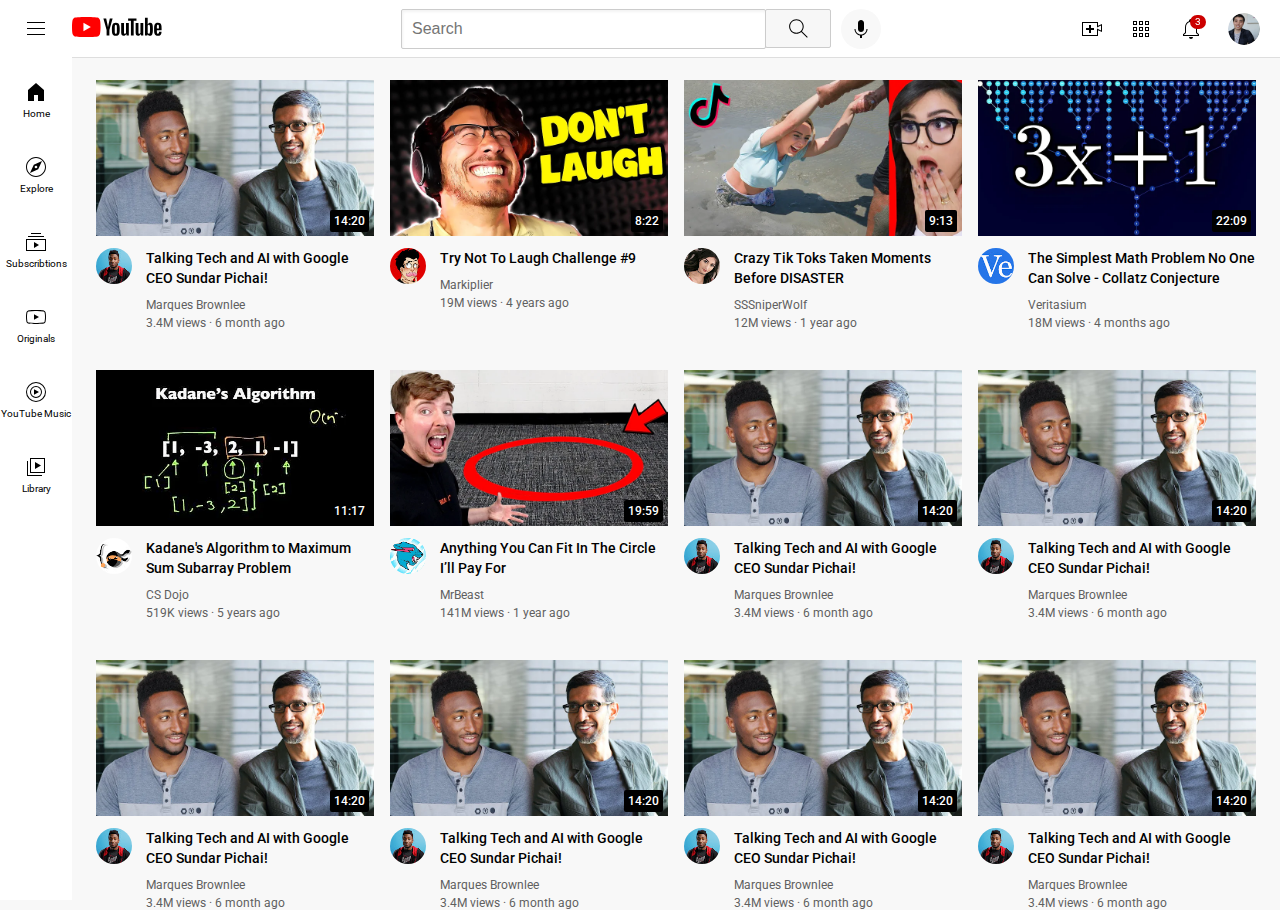
<file: index.html>
<!DOCTYPE html>
<html>
  <head>
    <title>YouTube.com Clone</title>

    <link rel="preconnect" href="https://fonts.googleapis.com">
    <link rel="preconnect" href="https://fonts.gstatic.com" crossorigin>
    <link href="https://fonts.googleapis.com/css2?family=Roboto&display=swap" rel="stylesheet">
    <link rel="preconnect" href="https://fonts.googleapis.com">
    <link rel="preconnect" href="https://fonts.gstatic.com" crossorigin>
    <link href="https://fonts.googleapis.com/css2?family=Roboto:wght@500;700&display=swap" rel="stylesheet">

    <link rel="stylesheet" href="styles/videos.css">
    <link rel="stylesheet" href="styles/header.css">
    <link rel="stylesheet" href="styles/general.css">
    <link rel="stylesheet" href="styles/sidebar.css">

    
  </head>
  <body>

    <header class="header">
      <div class="left-section">
        <img class="hamburger-menu" src="icons/hamburger-menu.svg">
        <img class="youtube-logo" src="icons/youtube-logo.svg">
      </div>
      <div class="middle-section">
        <input class="search-bar" type="text" placeholder="Search">
        <button class="search-button">
          <img class="search-icon" src="icons/search.svg">
          <div class="tooltip">Search</div>
        </button>
        <button class="voice-search-button">
          <img class="voice-search-icon" src="icons/voice-search-icon.svg">
          <div class="tooltip">Search with your voice</div>
        </button>
      </div>
      <div class="right-section">
        <div class="upload-icon-container">
          <img class="upload-icon" src="icons/upload.svg">
          <div class="tooltip">Create</div>
        </div>
        <div class="youtube-apps-icon-container">
          <img class="youtube-apps-icon" src="icons/youtube-apps.svg">
          <div class="tooltip">YouTube apps</div>
        </div>
        
        <div class="notifications-icon-container">
          <img class="notifications-icon" src="icons/notifications.svg">
          <div class="notifications-count">3</div>
          <div class="tooltip">Notifications</div>
        </div>
        <img class="current-user-picture" src="channel-pictures/my-channel.jpeg">
      </div>
    </header>

    <nav class="sidebar">
      <div class="sidebar-link">
        <img src="icons/home.svg">
        <div>Home</div>
      </div>
      <div class="sidebar-link">
        <img src="icons/explore.svg">
        <div>Explore</div>
      </div>
      <div class="sidebar-link">
        <img src="icons/subscriptions.svg">
        <div>Subscribtions</div>
      </div>
      <div class="sidebar-link">
        <img src="icons/originals.svg">
        <div>Originals</div>
      </div>
      <div class="sidebar-link">
        <img src="icons/youtube-music.svg">
        <div>YouTube Music</div>
      </div>
      <div class="sidebar-link">
        <img src="icons/library.svg">
        <div>Library</div>
      </div>
    </nav>

    <main>
      <section class="video-grid">
      
        <div class="video-preview">
          <div class="thumbnail-row">
            <img class="thumbnails" src="thumbnails/thumbnail-1.webp">
            <div class="video-time">14:20</div>
          </div>
          <div class="video-description-grid">
            <div class="channel-pictures">
              <img class="profile-pictuer" src="channel-pictures/channel-1.jpeg">
            </div>
            <div class="video-info">
              <p class="video-title">
                Talking Tech and AI with Google CEO Sundar Pichai!
              </p>
              <p class="video-author">
                Marques Brownlee
              </p>
              <p class="video-stats">
                3.4M views &#183; 6 month ago
              </p>
            </div>
          </div>
        </div>
  
        <div class="video-preview">
          <div class="thumbnail-row">
            <img class="thumbnails" src="thumbnails/thumbnail-2.webp">
            <div class="video-time">8:22</div>
          </div>
          <div class="video-description-grid">
            <div class="channel-pictures">
              <img class="profile-pictuer" src="channel-pictures/channel-2.jpeg">
            </div>
            <div class="video-info">
              <p class="video-title">
                Try Not To Laugh Challenge #9
              </p>
              <p class="video-author">
                Markiplier
              </p>
              <p class="video-stats">
                19M views &#183; 4 years ago
              </p>
            </div>
         </div>
        </div>
  
        <div class="video-preview">
          <div class="thumbnail-row">
            <img class="thumbnails" src="thumbnails/thumbnail-3.webp">
            <div class="video-time">9:13</div>
          </div>
          <div class="video-description-grid">
            <div class="channel-pictures">
              <img class="profile-pictuer" src="channel-pictures/channel-3.jpeg">
            </div>
            <div class="video-info">
              <p class="video-title">
                Crazy Tik Toks Taken Moments Before DISASTER
              </p>
              <p class="video-author">
                SSSniperWolf
              </p>
              <p class="video-stats">
                12M views &#183; 1 year ago
              </p>
            </div>
          </div>
        </div>
  
        <div class="video-preview">
          <div class="thumbnail-row">
            <img class="thumbnails" src="thumbnails/thumbnail-4.webp">
            <div class="video-time">22:09</div>
          </div>
          <div class="video-description-grid">
            <div class="channel-pictures">
              <img class="profile-pictuer" src="channel-pictures/channel-4.jpeg">
            </div>
            <div class="video-info">
              <p class="video-title">
                The Simplest Math Problem No One Can Solve - Collatz Conjecture
              </p>
              <p class="video-author">
                Veritasium
              </p>
              <p class="video-stats">
                18M views &#183; 4 months ago
              </p>
            </div>
          </div>
        </div>
  
        <div class="video-preview">
          <div class="thumbnail-row">
            <img class="thumbnails" src="thumbnails/thumbnail-5.webp">
            <div class="video-time">11:17</div>
          </div>
          <div class="video-description-grid">
            <div class="channel-pictures">
              <img class="profile-pictuer" src="channel-pictures/channel-5.jpeg">
            </div>
            <div class="video-info">
              <p class="video-title">
                Kadane's Algorithm to Maximum Sum Subarray Problem
              </p>
              <p class="video-author">
                CS Dojo
              </p>
              <p class="video-stats">
                519K views &#183; 5 years ago
              </p>
            </div>
          </div>
        </div>
  
        <div class="video-preview">
          <div class="thumbnail-row">
            <img class="thumbnails" src="thumbnails/thumbnail-6.webp">
            <div class="video-time">19:59</div>
          </div>
          <div class="video-description-grid">
            <div class="channel-pictures">
              <img class="profile-pictuer" src="channel-pictures/channel-6.jpeg">
            </div>
            <div class="video-info">
              <p class="video-title">
                Anything You Can Fit In The Circle I’ll Pay For
              </p>
              <p class="video-author">
                MrBeast
              </p>
              <p class="video-stats">
                141M views &#183; 1 year ago
              </p>
            </div>
          </div>
        </div>
  
        <div class="video-preview">
          <div class="thumbnail-row">
            <img class="thumbnails" src="thumbnails/thumbnail-1.webp">
            <div class="video-time">14:20</div>
          </div>
          <div class="video-description-grid">
            <div class="channel-pictures">
              <img class="profile-pictuer" src="channel-pictures/channel-1.jpeg">
            </div>
            <div class="video-info">
              <p class="video-title">
                Talking Tech and AI with Google CEO Sundar Pichai!
              </p>
              <p class="video-author">
                Marques Brownlee
              </p>
              <p class="video-stats">
                3.4M views &#183; 6 month ago
              </p>
            </div>
          </div>
        </div>
  
        <div class="video-preview">
          <div class="thumbnail-row">
            <img class="thumbnails" src="thumbnails/thumbnail-1.webp">
            <div class="video-time">14:20</div>
          </div>
          <div class="video-description-grid">
            <div class="channel-pictures">
              <img class="profile-pictuer" src="channel-pictures/channel-1.jpeg">
            </div>
            <div class="video-info">
              <p class="video-title">
                Talking Tech and AI with Google CEO Sundar Pichai!
              </p>
              <p class="video-author">
                Marques Brownlee
              </p>
              <p class="video-stats">
                3.4M views &#183; 6 month ago
              </p>
            </div>
          </div>
        </div>
  
        <div class="video-preview">
          <div class="thumbnail-row">
            <img class="thumbnails" src="thumbnails/thumbnail-1.webp">
            <div class="video-time">14:20</div>
          </div>
          <div class="video-description-grid">
            <div class="channel-pictures">
              <img class="profile-pictuer" src="channel-pictures/channel-1.jpeg">
            </div>
            <div class="video-info">
              <p class="video-title">
                Talking Tech and AI with Google CEO Sundar Pichai!
              </p>
              <p class="video-author">
                Marques Brownlee
              </p>
              <p class="video-stats">
                3.4M views &#183; 6 month ago
              </p>
            </div>
          </div>
        </div>
  
        <div class="video-preview">
          <div class="thumbnail-row">
            <img class="thumbnails" src="thumbnails/thumbnail-1.webp">
            <div class="video-time">14:20</div>
          </div>
          <div class="video-description-grid">
            <div class="channel-pictures">
              <img class="profile-pictuer" src="channel-pictures/channel-1.jpeg">
            </div>
            <div class="video-info">
              <p class="video-title">
                Talking Tech and AI with Google CEO Sundar Pichai!
              </p>
              <p class="video-author">
                Marques Brownlee
              </p>
              <p class="video-stats">
                3.4M views &#183; 6 month ago
              </p>
            </div>
          </div>
        </div>
  
        <div class="video-preview">
          <div class="thumbnail-row">
            <img class="thumbnails" src="thumbnails/thumbnail-1.webp">
            <div class="video-time">14:20</div>
          </div>
          <div class="video-description-grid">
            <div class="channel-pictures">
              <img class="profile-pictuer" src="channel-pictures/channel-1.jpeg">
            </div>
            <div class="video-info">
              <p class="video-title">
                Talking Tech and AI with Google CEO Sundar Pichai!
              </p>
              <p class="video-author">
                Marques Brownlee
              </p>
              <p class="video-stats">
                3.4M views &#183; 6 month ago
              </p>
            </div>
          </div>
        </div>
  
        <div class="video-preview">
          <div class="thumbnail-row">
            <img class="thumbnails" src="thumbnails/thumbnail-1.webp">
            <div class="video-time">14:20</div>
          </div>
          <div class="video-description-grid">
            <div class="channel-pictures">
              <img class="profile-pictuer" src="channel-pictures/channel-1.jpeg">
            </div>
            <div class="video-info">
              <p class="video-title">
                Talking Tech and AI with Google CEO Sundar Pichai!
              </p>
              <p class="video-author">
                Marques Brownlee
              </p>
              <p class="video-stats">
                3.4M views &#183; 6 month ago
              </p>
            </div>
          </div>
        </div>
      
      </section>
    </main>
    
      
    
      

      

    
    

  </body>
</html>
</file>
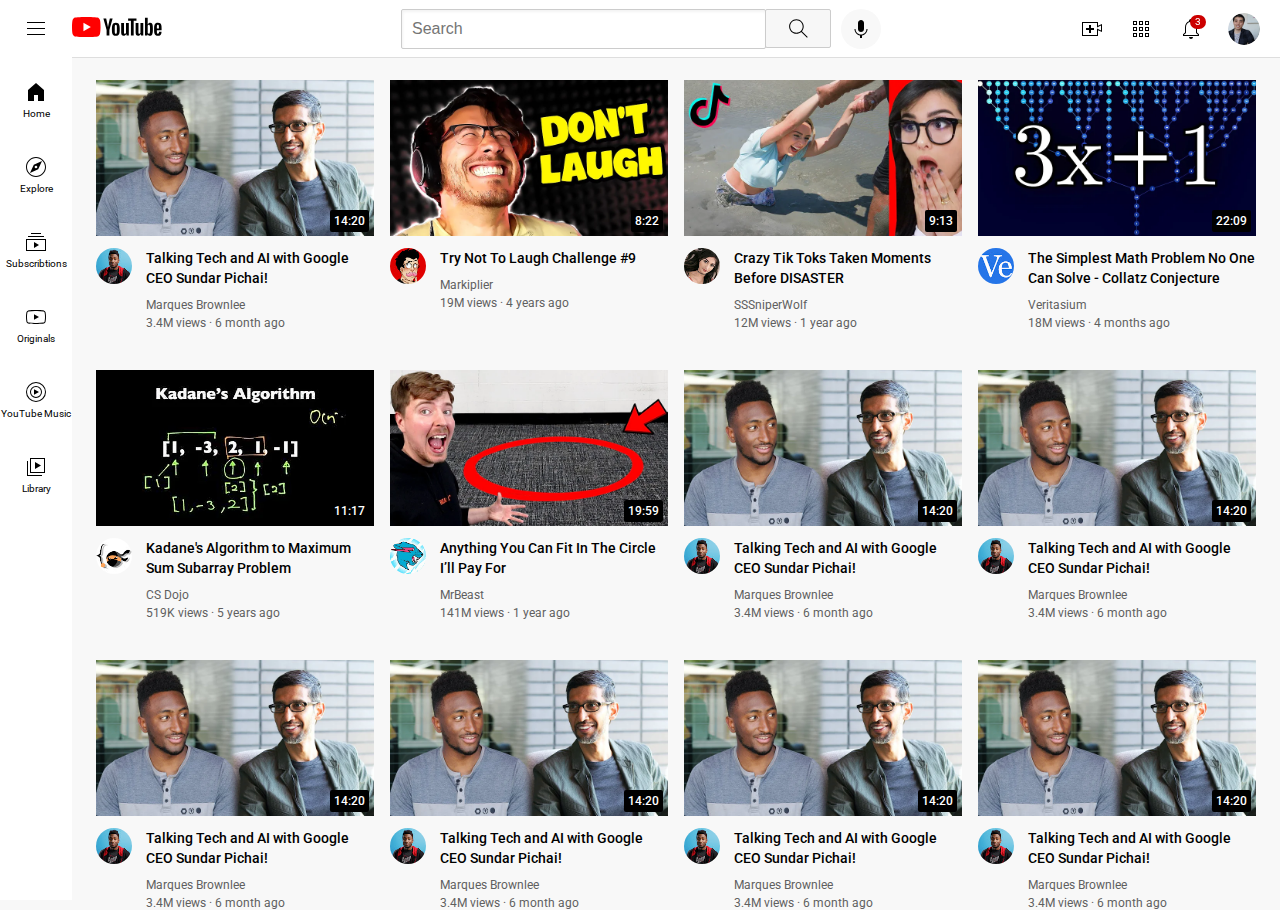
<file: youtube.html>
<!DOCTYPE html>
<html>
  <head>
    <title>YouTube.com Clone</title>

    <link rel="preconnect" href="https://fonts.googleapis.com">
    <link rel="preconnect" href="https://fonts.gstatic.com" crossorigin>
    <link href="https://fonts.googleapis.com/css2?family=Roboto&display=swap" rel="stylesheet">
    <link rel="preconnect" href="https://fonts.googleapis.com">
    <link rel="preconnect" href="https://fonts.gstatic.com" crossorigin>
    <link href="https://fonts.googleapis.com/css2?family=Roboto:wght@500;700&display=swap" rel="stylesheet">

    <link rel="stylesheet" href="styles/videos.css">
    <link rel="stylesheet" href="styles/header.css">
    <link rel="stylesheet" href="styles/general.css">
    <link rel="stylesheet" href="styles/sidebar.css">

    
  </head>
  <body>

    <header class="header">
      <div class="left-section">
        <img class="hamburger-menu" src="icons/hamburger-menu.svg">
        <img class="youtube-logo" src="icons/youtube-logo.svg">
      </div>
      <div class="middle-section">
        <input class="search-bar" type="text" placeholder="Search">
        <button class="search-button">
          <img class="search-icon" src="icons/search.svg">
          <div class="tooltip">Search</div>
        </button>
        <button class="voice-search-button">
          <img class="voice-search-icon" src="icons/voice-search-icon.svg">
          <div class="tooltip">Search with your voice</div>
        </button>
      </div>
      <div class="right-section">
        <div class="upload-icon-container">
          <img class="upload-icon" src="icons/upload.svg">
          <div class="tooltip">Create</div>
        </div>
        <div class="youtube-apps-icon-container">
          <img class="youtube-apps-icon" src="icons/youtube-apps.svg">
          <div class="tooltip">YouTube apps</div>
        </div>
        
        <div class="notifications-icon-container">
          <img class="notifications-icon" src="icons/notifications.svg">
          <div class="notifications-count">3</div>
          <div class="tooltip">Notifications</div>
        </div>
        <img class="current-user-picture" src="channel-pictures/my-channel.jpeg">
      </div>
    </header>

    <nav class="sidebar">
      <div class="sidebar-link">
        <img src="icons/home.svg">
        <div>Home</div>
      </div>
      <div class="sidebar-link">
        <img src="icons/explore.svg">
        <div>Explore</div>
      </div>
      <div class="sidebar-link">
        <img src="icons/subscriptions.svg">
        <div>Subscribtions</div>
      </div>
      <div class="sidebar-link">
        <img src="icons/originals.svg">
        <div>Originals</div>
      </div>
      <div class="sidebar-link">
        <img src="icons/youtube-music.svg">
        <div>YouTube Music</div>
      </div>
      <div class="sidebar-link">
        <img src="icons/library.svg">
        <div>Library</div>
      </div>
    </nav>

    <main>
      <section class="video-grid">
      
        <div class="video-preview">
          <div class="thumbnail-row">
            <img class="thumbnails" src="thumbnails/thumbnail-1.webp">
            <div class="video-time">14:20</div>
          </div>
          <div class="video-description-grid">
            <div class="channel-pictures">
              <img class="profile-pictuer" src="channel-pictures/channel-1.jpeg">
            </div>
            <div class="video-info">
              <p class="video-title">
                Talking Tech and AI with Google CEO Sundar Pichai!
              </p>
              <p class="video-author">
                Marques Brownlee
              </p>
              <p class="video-stats">
                3.4M views &#183; 6 month ago
              </p>
            </div>
          </div>
        </div>
  
        <div class="video-preview">
          <div class="thumbnail-row">
            <img class="thumbnails" src="thumbnails/thumbnail-2.webp">
            <div class="video-time">8:22</div>
          </div>
          <div class="video-description-grid">
            <div class="channel-pictures">
              <img class="profile-pictuer" src="channel-pictures/channel-2.jpeg">
            </div>
            <div class="video-info">
              <p class="video-title">
                Try Not To Laugh Challenge #9
              </p>
              <p class="video-author">
                Markiplier
              </p>
              <p class="video-stats">
                19M views &#183; 4 years ago
              </p>
            </div>
         </div>
        </div>
  
        <div class="video-preview">
          <div class="thumbnail-row">
            <img class="thumbnails" src="thumbnails/thumbnail-3.webp">
            <div class="video-time">9:13</div>
          </div>
          <div class="video-description-grid">
            <div class="channel-pictures">
              <img class="profile-pictuer" src="channel-pictures/channel-3.jpeg">
            </div>
            <div class="video-info">
              <p class="video-title">
                Crazy Tik Toks Taken Moments Before DISASTER
              </p>
              <p class="video-author">
                SSSniperWolf
              </p>
              <p class="video-stats">
                12M views &#183; 1 year ago
              </p>
            </div>
          </div>
        </div>
  
        <div class="video-preview">
          <div class="thumbnail-row">
            <img class="thumbnails" src="thumbnails/thumbnail-4.webp">
            <div class="video-time">22:09</div>
          </div>
          <div class="video-description-grid">
            <div class="channel-pictures">
              <img class="profile-pictuer" src="channel-pictures/channel-4.jpeg">
            </div>
            <div class="video-info">
              <p class="video-title">
                The Simplest Math Problem No One Can Solve - Collatz Conjecture
              </p>
              <p class="video-author">
                Veritasium
              </p>
              <p class="video-stats">
                18M views &#183; 4 months ago
              </p>
            </div>
          </div>
        </div>
  
        <div class="video-preview">
          <div class="thumbnail-row">
            <img class="thumbnails" src="thumbnails/thumbnail-5.webp">
            <div class="video-time">11:17</div>
          </div>
          <div class="video-description-grid">
            <div class="channel-pictures">
              <img class="profile-pictuer" src="channel-pictures/channel-5.jpeg">
            </div>
            <div class="video-info">
              <p class="video-title">
                Kadane's Algorithm to Maximum Sum Subarray Problem
              </p>
              <p class="video-author">
                CS Dojo
              </p>
              <p class="video-stats">
                519K views &#183; 5 years ago
              </p>
            </div>
          </div>
        </div>
  
        <div class="video-preview">
          <div class="thumbnail-row">
            <img class="thumbnails" src="thumbnails/thumbnail-6.webp">
            <div class="video-time">19:59</div>
          </div>
          <div class="video-description-grid">
            <div class="channel-pictures">
              <img class="profile-pictuer" src="channel-pictures/channel-6.jpeg">
            </div>
            <div class="video-info">
              <p class="video-title">
                Anything You Can Fit In The Circle I’ll Pay For
              </p>
              <p class="video-author">
                MrBeast
              </p>
              <p class="video-stats">
                141M views &#183; 1 year ago
              </p>
            </div>
          </div>
        </div>
  
        <div class="video-preview">
          <div class="thumbnail-row">
            <img class="thumbnails" src="thumbnails/thumbnail-1.webp">
            <div class="video-time">14:20</div>
          </div>
          <div class="video-description-grid">
            <div class="channel-pictures">
              <img class="profile-pictuer" src="channel-pictures/channel-1.jpeg">
            </div>
            <div class="video-info">
              <p class="video-title">
                Talking Tech and AI with Google CEO Sundar Pichai!
              </p>
              <p class="video-author">
                Marques Brownlee
              </p>
              <p class="video-stats">
                3.4M views &#183; 6 month ago
              </p>
            </div>
          </div>
        </div>
  
        <div class="video-preview">
          <div class="thumbnail-row">
            <img class="thumbnails" src="thumbnails/thumbnail-1.webp">
            <div class="video-time">14:20</div>
          </div>
          <div class="video-description-grid">
            <div class="channel-pictures">
              <img class="profile-pictuer" src="channel-pictures/channel-1.jpeg">
            </div>
            <div class="video-info">
              <p class="video-title">
                Talking Tech and AI with Google CEO Sundar Pichai!
              </p>
              <p class="video-author">
                Marques Brownlee
              </p>
              <p class="video-stats">
                3.4M views &#183; 6 month ago
              </p>
            </div>
          </div>
        </div>
  
        <div class="video-preview">
          <div class="thumbnail-row">
            <img class="thumbnails" src="thumbnails/thumbnail-1.webp">
            <div class="video-time">14:20</div>
          </div>
          <div class="video-description-grid">
            <div class="channel-pictures">
              <img class="profile-pictuer" src="channel-pictures/channel-1.jpeg">
            </div>
            <div class="video-info">
              <p class="video-title">
                Talking Tech and AI with Google CEO Sundar Pichai!
              </p>
              <p class="video-author">
                Marques Brownlee
              </p>
              <p class="video-stats">
                3.4M views &#183; 6 month ago
              </p>
            </div>
          </div>
        </div>
  
        <div class="video-preview">
          <div class="thumbnail-row">
            <img class="thumbnails" src="thumbnails/thumbnail-1.webp">
            <div class="video-time">14:20</div>
          </div>
          <div class="video-description-grid">
            <div class="channel-pictures">
              <img class="profile-pictuer" src="channel-pictures/channel-1.jpeg">
            </div>
            <div class="video-info">
              <p class="video-title">
                Talking Tech and AI with Google CEO Sundar Pichai!
              </p>
              <p class="video-author">
                Marques Brownlee
              </p>
              <p class="video-stats">
                3.4M views &#183; 6 month ago
              </p>
            </div>
          </div>
        </div>
  
        <div class="video-preview">
          <div class="thumbnail-row">
            <img class="thumbnails" src="thumbnails/thumbnail-1.webp">
            <div class="video-time">14:20</div>
          </div>
          <div class="video-description-grid">
            <div class="channel-pictures">
              <img class="profile-pictuer" src="channel-pictures/channel-1.jpeg">
            </div>
            <div class="video-info">
              <p class="video-title">
                Talking Tech and AI with Google CEO Sundar Pichai!
              </p>
              <p class="video-author">
                Marques Brownlee
              </p>
              <p class="video-stats">
                3.4M views &#183; 6 month ago
              </p>
            </div>
          </div>
        </div>
  
        <div class="video-preview">
          <div class="thumbnail-row">
            <img class="thumbnails" src="thumbnails/thumbnail-1.webp">
            <div class="video-time">14:20</div>
          </div>
          <div class="video-description-grid">
            <div class="channel-pictures">
              <img class="profile-pictuer" src="channel-pictures/channel-1.jpeg">
            </div>
            <div class="video-info">
              <p class="video-title">
                Talking Tech and AI with Google CEO Sundar Pichai!
              </p>
              <p class="video-author">
                Marques Brownlee
              </p>
              <p class="video-stats">
                3.4M views &#183; 6 month ago
              </p>
            </div>
          </div>
        </div>
      
      </section>
    </main>
    
      
    
      

      

    
    

  </body>
</html>
</file>
<file: styles/videos.css>
.video-grid {
  display: grid;
  grid-template-columns: 1fr 1fr 1fr;
  column-gap: 16px;
  row-gap: 40px;
}

@media (max-width: 750px) {
  .video-grid {
    grid-template-columns: 1fr 1fr;
  }
}

@media (min-width: 751px) and (max-width: 999px) {
  .video-grid {
    grid-template-columns: 1fr 1fr 1fr;
  }
}

@media (min-width: 1150px) {
  .video-grid {
    grid-template-columns: 1fr 1fr 1fr 1fr;
  }
}




.thumbnails {
  width: 100%;
}


.thumbnail-row {
  margin-bottom: 8px;
  position: relative;
}

.video-time {
  background-color: black;
  color: white;
  position: absolute;
  right: 5px;
  bottom: 8px;
  font-size: 12px;
  font-weight: 500;
  padding: 4px;
  border-radius: 2px;
}

.video-description-grid {
  display: grid;
  grid-template-columns: 50px 1fr;
}

.channel-pictures {
  width: 50px;
  vertical-align: top;
}

.profile-pictuer {
  width: 36px;
  border-radius: 50px;
}



.video-title {
  margin-top: 0px;
  font-size: 14px;
  font-weight: 500;
  line-height: 20px;
  margin-bottom: 10px;
}

.video-author,
.video-stats {
  font-size: 12px;
  color: rgb(96, 96, 96);
}

.video-author {
  margin-bottom: 4px;
}
</file>
<file: styles/header.css>
.header {
  height: 57px;
  display: flex;
  flex-direction: row;
  justify-content: space-between;
  align-items: center;
  position: fixed;
  top: 0;
  left: 0;
  right: 0;
  background-color: white;
  border-bottom-width: 1px;
  border-bottom-style: solid;
  border-bottom-color: rgb(222, 222, 222);
  z-index: 100;
}

.left-section {
  display: flex;

}

.hamburger-menu {
  height: 24px;
  margin-left: 24px;
  margin-right: 24px;
}

.youtube-logo {
  height: 20px;
}

.middle-section {
  flex: 1;
  max-width: 480px;
  margin-left: 70px;
  margin-right: 30px;
  display: flex;
  align-items: center;
}

.search-bar {
  flex: 1;
  height: 36px;
  padding-left: 10px;
  font-size: 16px;
  border-width: 1px;
  border-style: solid;
  border-color: rgb(204, 204, 204);
  border-radius: 2px;
  box-shadow: inset 1px 2px 3px rgba(0, 0, 0, 0.05);
  width: 0;
  z-index: 2;
}

.search-bar::placeholder {
  font-size: 16px;
}

.search-button {
  height: 39px;
  width: 66px;
  background-color: rgb(247, 247, 247);
  border-width: 1px;
  border-style: solid;
  border-color: rgb(204, 204, 204);
  border-radius: 2px;
  margin-left: -1px;
  margin-right: 10px;
  position: relative;
}

.search-button,
.voice-search-button,
.upload-icon-container,
.youtube-apps-icon-container {
  position: relative;
  display: flex;
  justify-content: center;
  align-items: center;
}

.search-button .tooltip,
.voice-search-button .tooltip,
.upload-icon-container .tooltip,
.youtube-apps-icon-container .tooltip,
.notifications-icon-container .tooltip {
  position: absolute;
  background-color: gray;
  color: white;
  padding-left: 4px;
  padding-right: 4px;
  padding-top: 8px;
  padding-bottom: 8px;
  border-radius: 2px;
  font-size: 12px;
  bottom: -45px;
  opacity: 0;
  transition: opacity 0.15s;
  pointer-events: none;
  white-space: nowrap;
}

.search-button:hover .tooltip,
.voice-search-button:hover .tooltip,
.upload-icon-container:hover .tooltip,
.youtube-apps-icon-container:hover .tooltip,
.notifications-icon-container:hover .tooltip {
  opacity: 1;

}

.search-icon  {
  height: 25px;
}

.voice-search-button {
  height: 40px;
  width: 40px;
  border-radius: 20px;
  border-width: 1px;
  border: none;
  border-color: rgb(204, 204, 204);
  background-color: rgb(248, 248, 248);
  position: relative;
}

.voice-search-icon {
  height: 24px;
}



.right-section {
  width: 180px;
  margin-right: 20px;
  display: flex;
  align-items: center;
  justify-content: space-between;
  flex-shrink: 0;
}

.upload-icon {
  height: 24px;
}

.youtube-apps-icon {
  height: 24px;
}

.notifications-icon-container {
  position: relative;
  display: flex;
  justify-content: center;
}

.notifications-count {
  position: absolute;
  top: -2px;
  right: -3px;
  background-color: rgb(204, 0, 0);
  color: white;
  font-size: 10px;
  padding-right: 5px;
  padding-left: 5px;
  padding-top: 1.5px;
  padding-bottom: 1.5px;
  border-radius: 20px;
}

.notifications-icon {
  height: 24px;
}

.current-user-picture {
  height: 32px;
  border-radius: 16px;
}
</file>
<file: styles/general.css>
p {
  margin-top: 0px;
  margin-bottom: 0px;
}

body {
  margin: 0;
  padding-top: 80px;
  padding-right: 24px;
  padding-left: 96px;
  background-color: rgb(248, 248, 248);
  font-family: Roboto, Arial;
}
</file>
<file: styles/sidebar.css>
.sidebar {
  position: fixed;
  width: 72px;
  top: 57px;
  left: 0;
  bottom: 0;
  background-color: white;
  z-index: 200px;
  padding-top: 5px;
  z-index: 100;
}

.sidebar-link {
  height: 75px;
  display: flex;
  flex-direction: column;
  justify-content: center;
  align-items: center;
  cursor: pointer;
}

.sidebar-link:hover {
  background-color: rgb(233, 233, 233);
}

.sidebar-link img {
  height: 24px;
  margin-bottom: 4px;
}

.sidebar-link div {
  font-size: 10px;

}
</file>
